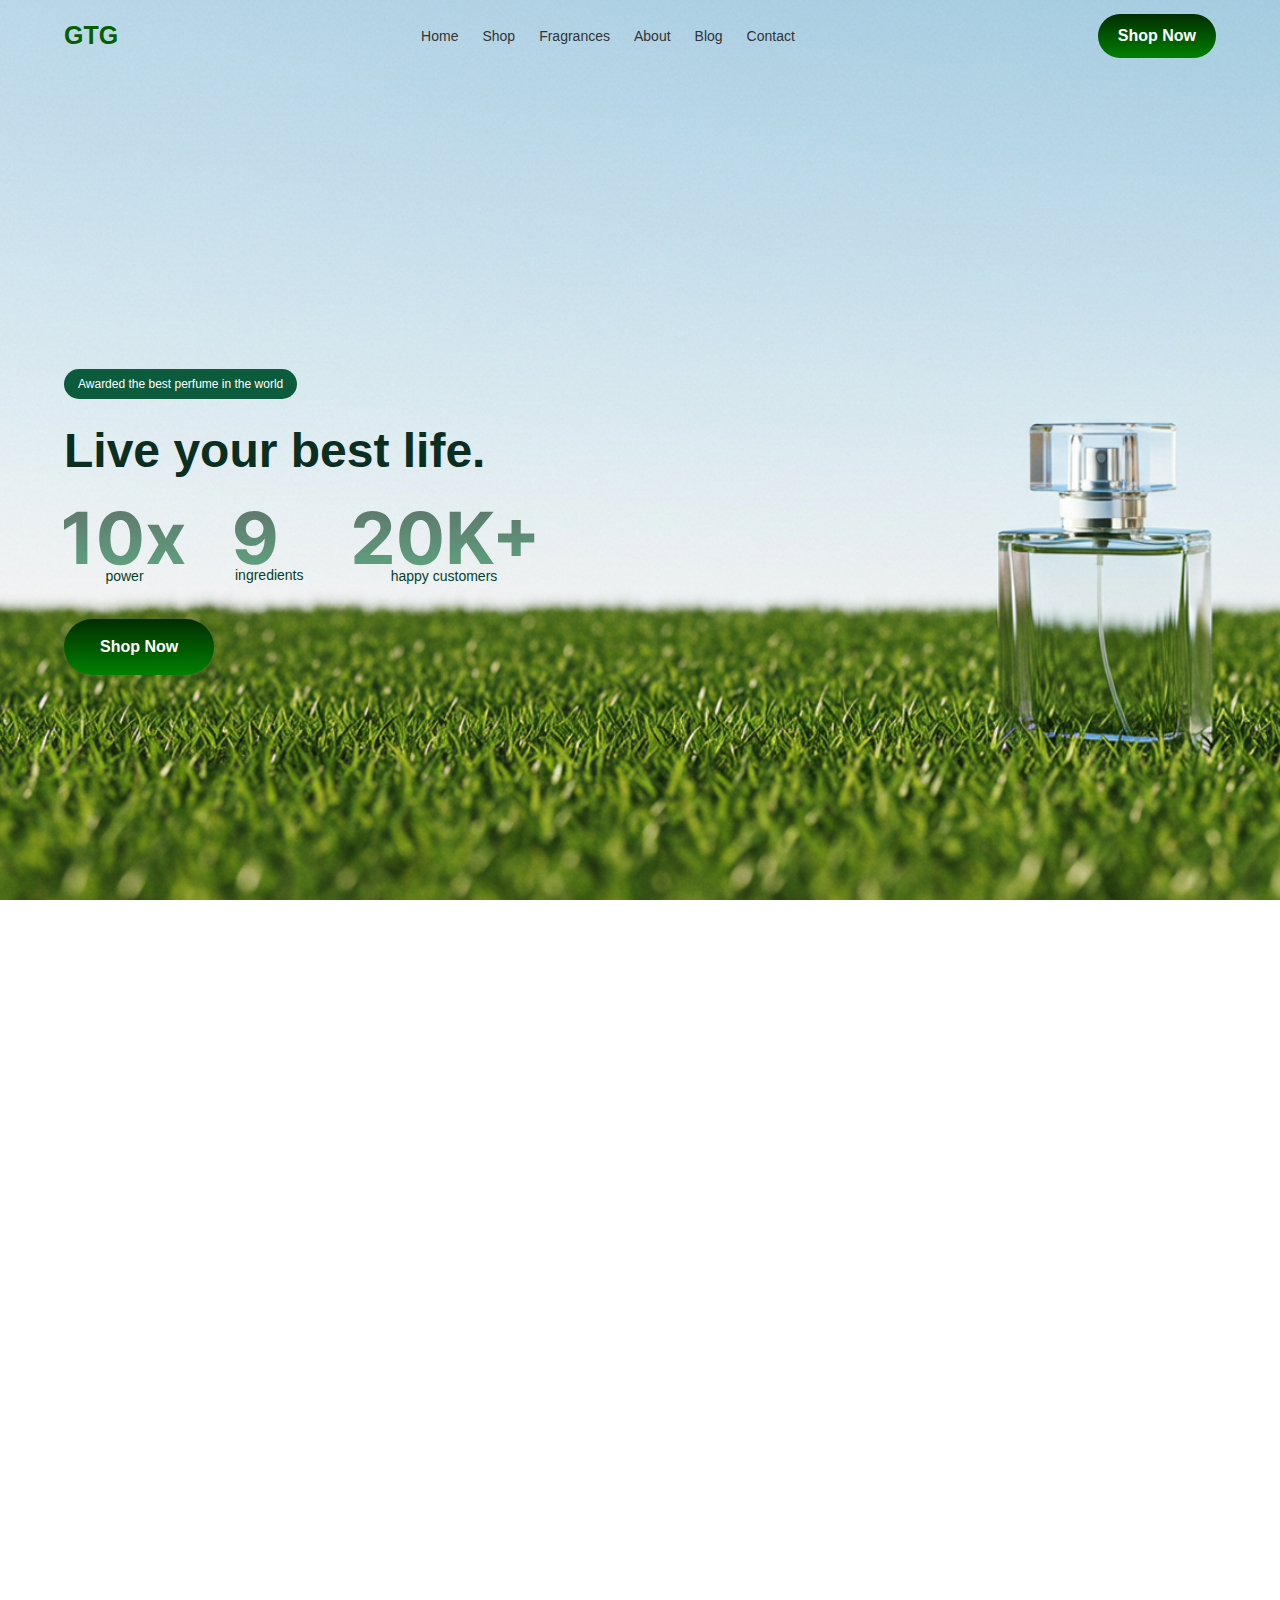
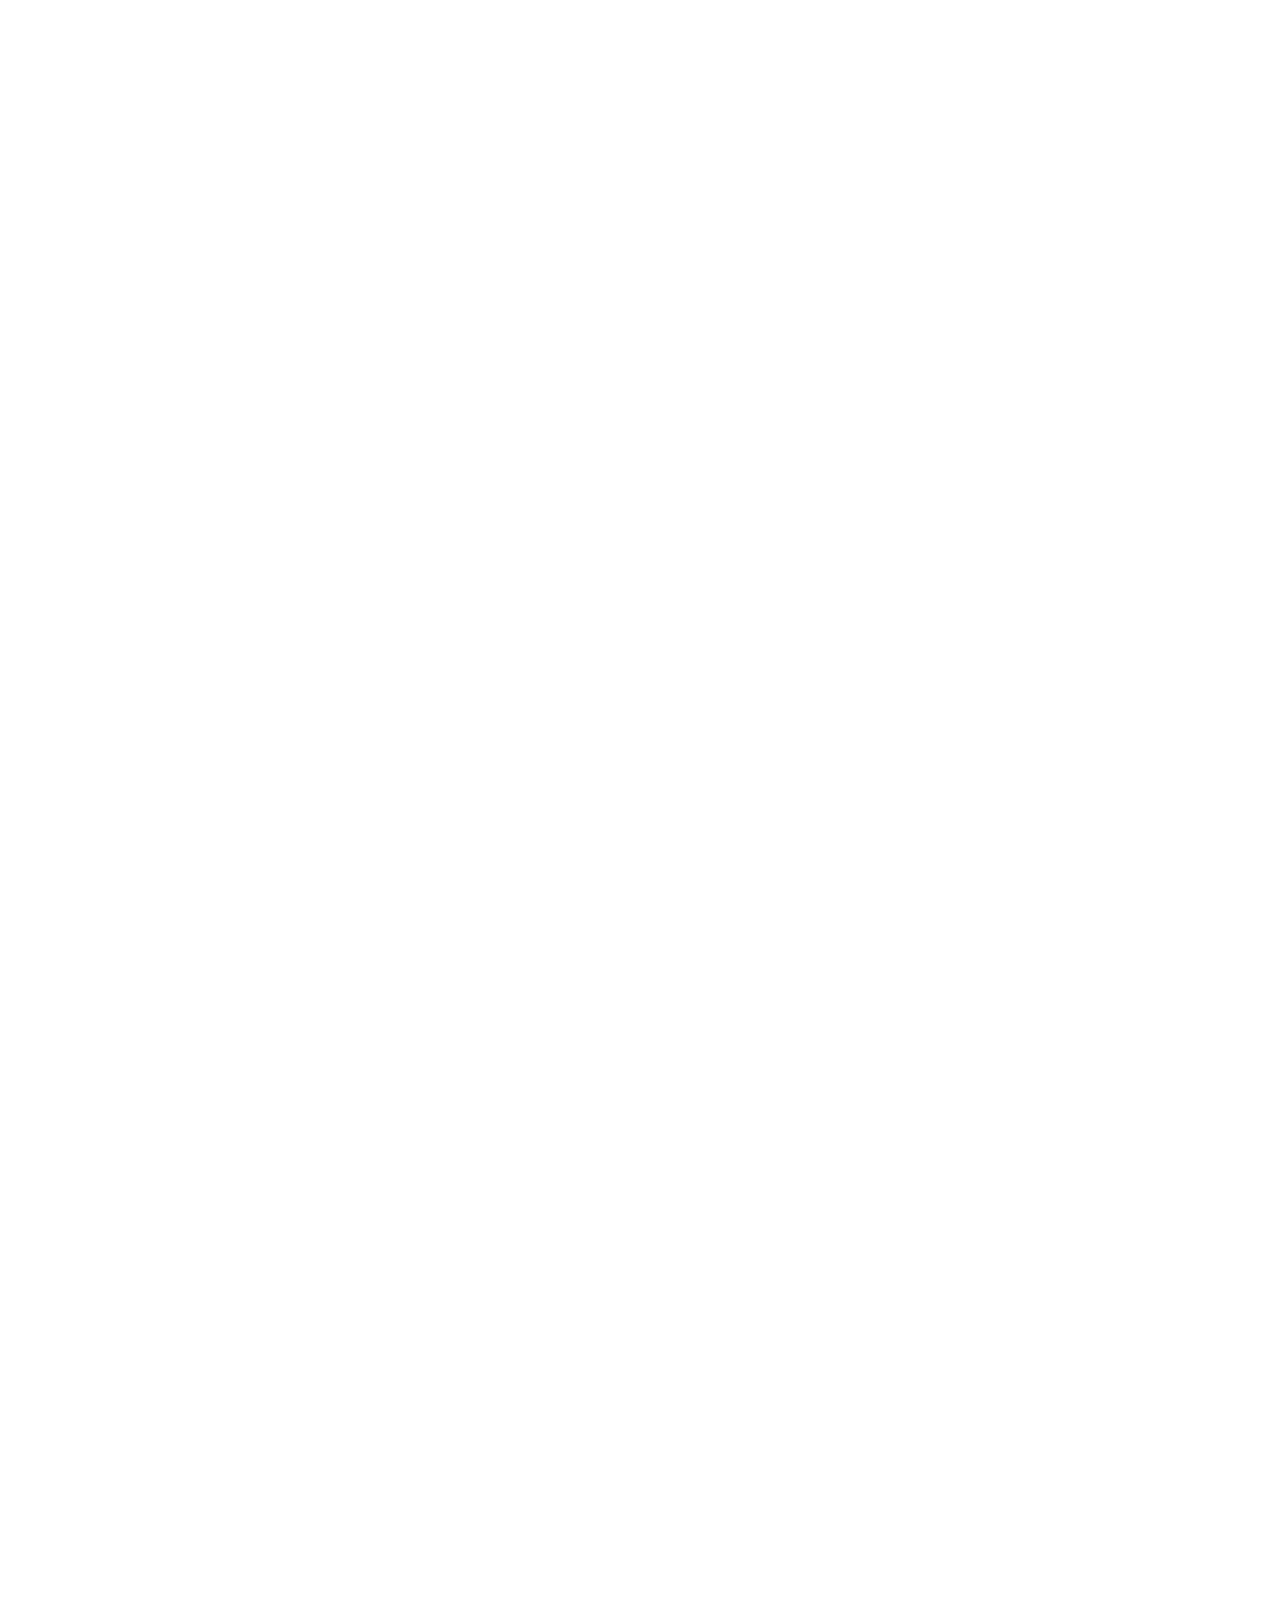
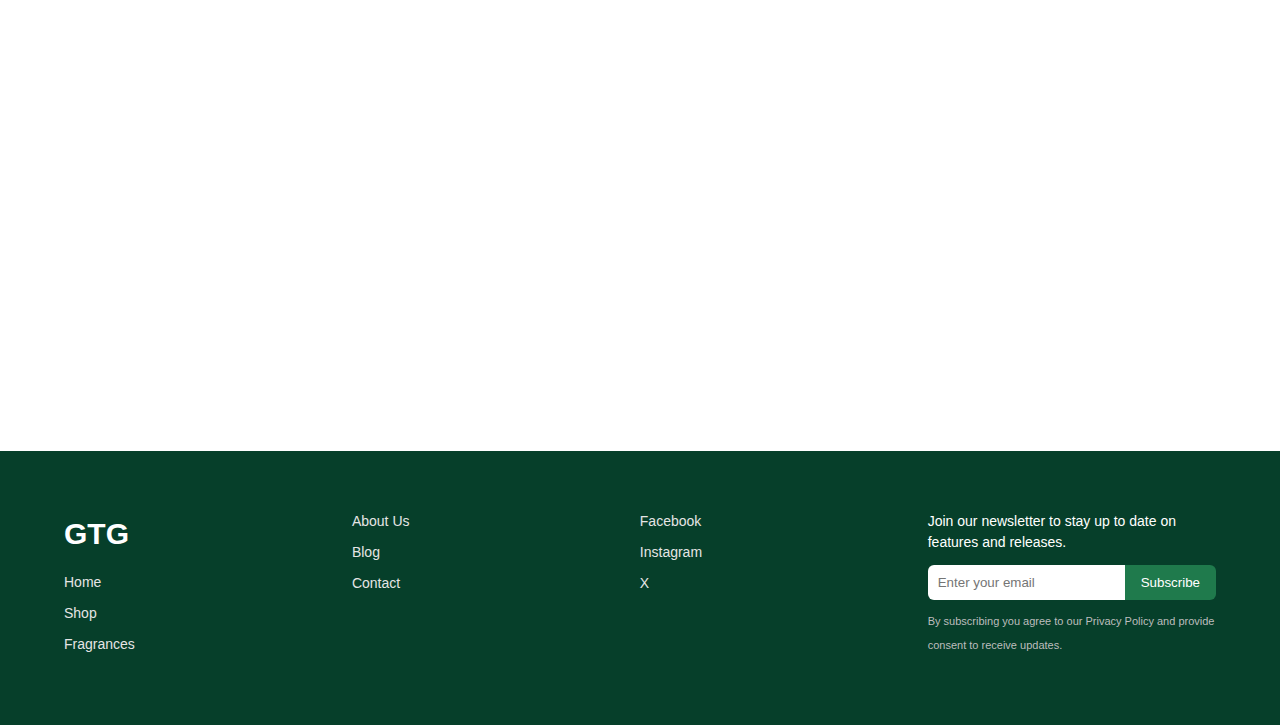
<file: index.html>
<!DOCTYPE html>
<html lang="en">
<head>
  <meta charset="UTF-8" />
  <meta name="viewport" content="width=device-width, initial-scale=1.0" />
  <title>GTG Perfumes</title>

  <!-- CSS -->
  <link rel="stylesheet" href="style.css" />

  
</head>
<body>

  <!-- ================= HEADER ================= -->
  <header class="header">
    <div class="container header-wrapper">
      <div class="logo">GTG</div>

      <nav class="nav" id="navMenu">
        <a href="#">Home</a>
        <a href="#">Shop</a>
        <a href="#">Fragrances</a>
        <a href="#">About</a>
        <a href="#">Blog</a>
        <a href="#">Contact</a>
      </nav>

      <a href="#" class="btn btn-small desktop-only">Shop Now</a>

      <button class="hamburger" id="hamburger">
        <span></span>
        <span></span>
        <span></span>
      </button>
    </div>
  </header>

  <!-- ================= HERO ================= -->
  <section class="hero reveal">
    <div class="container hero-content">
      <div class="hero-text">
        <span class="badge">Awarded the best perfume in the world</span>
        <h1>Live your best life.</h1>

        <div class="hero-stats">
          <div>
            <img src="./Assests/10x.svg" alt="10x">
            <p>power</p>
          </div>
          <div>
            <img src="./Assests/9.svg" alt="9">
            <p>ingredients</p>
          </div>
          <div>
            <img src="./Assests/20K+.svg" alt="20k">
            <p>happy customers</p>
          </div>
        </div>

        <a href="#" class="btn btn-large">Shop Now</a>
      </div>
    </div> 
      
  </section>

  <!-- ================= PRODUCT ================= -->
  <section class="product reveal">
    <div class="container product-grid">

      <!-- Gallery -->
      <div class="gallery">
        <div class="gallery-main">
          <img id="mainImage" src="./Assests/Group 1000004093.png" alt="Perfume">
          <button class="arrow left" data-dir="prev">‹</button>
          <button class="arrow right" data-dir="next">›</button>
        </div>

        <div class="gallery-dots" id="galleryDots"></div>

        <div class="gallery-thumbs">
          <img src="./Assests/Group 1000004093.png" data-index="0">
          <img src="./Assests/Image_fx (14)-Photoroom 1.png" data-index="1">
          <img src="./Assests/pexels-artempodrez-6801177 1.png" data-index="2">
        </div>
      </div>

      <!-- Product Options -->
      <div class="product-info">
        <h2>GTG Perfumes</h2>
        <p class="rating">★★★★★ 4.8 (1,248 reviews)</p>

        <!-- ================= PURCHASE OPTIONS ================= -->
<div class="purchase-options">

  <!-- SINGLE SUBSCRIPTION -->
  <div class="purchase-card active" data-type="single">
    <label class="purchase-header">
      <input type="radio" name="purchase" value="single" checked />
      <span>Single Subscription</span>
      <span class="price">$99.99 <del>$144</del></span>
    </label>

    <div class="purchase-body">
      <h5>Choose a Fragrance</h5>
      <div class="fragrance-grid">
        <label><input type="radio" name="fragrance" value="original" checked><img src="./Assests/Group 1000004093.png"></label>
        <label><input type="radio" name="fragrance" value="lily"><img src="./Assests/Image_fx (14)-Photoroom 1.png"></label>
        <label><input type="radio" name="fragrance" value="rose"><img src="./Assests/Image_fx (14)-Photoroom 2.png"></label>
      </div>

      <h5>What's Included</h5>
      <div class="included-box">
        <div>Every 30 Days</div>
        <div>One Time <strong>(Free)</strong></div>
      </div>

      <ul class="benefits">
        <li>1 Bottle Shipped Monthly</li>
        <li>Free Sampler for All Fragrances</li>
        <li>50% Off Shipping</li>
        <li>Pause or Cancel Anytime</li>
        <li>28 Day Money Back Guarantee</li>
      </ul>
    </div>
  </div>

  <!-- DOUBLE SUBSCRIPTION -->
  <div class="purchase-card" data-type="double">
    <label class="purchase-header">
      <input type="radio" name="purchase" value="double" />
      <span>Double Subscription</span>
      <span class="price">$169.99 <del>$146</del></span>
    </label>

    <div class="purchase-body">
      <h5>Choose Fragrance 1</h5>
      <div class="fragrance-grid">
        <label><input type="radio" name="fragrance1"><img src="./Assests/Group 1000004093.png"></label>
        <label><input type="radio" name="fragrance1"><img src="./Assests/Image_fx (14)-Photoroom 1.png"></label>
        <label><input type="radio" name="fragrance1"><img src="./Assests/Image_fx (14)-Photoroom 2.png"></label>
      </div>

      <h5>Choose Fragrance 2</h5>
      <div class="fragrance-grid">
        <label><input type="radio" name="fragrance2"><img src="./Assests/Group 1000004093.png"></label>
        <label><input type="radio" name="fragrance2"><img src="./Assests/Image_fx (14)-Photoroom 1.png"></label>
        <label><input type="radio" name="fragrance2"><img src="./Assests/Image_fx (14)-Photoroom 2.png"></label>
      </div>

      <h5>What's Included</h5>
      <div class="included-box">
        <div>Every 30 Days</div>
        <div>One Time <strong>(Free)</strong></div>
      </div>

      <ul class="benefits">
        <li>2 Bottles Shipped Monthly</li>
        <li>Free Sampler Included</li>
        <li>50% Off Shipping</li>
        <li>Pause or Cancel Anytime</li>
        <li>28 Day Money Back Guarantee</li>
      </ul>
    </div>
  </div>

</div>


        <a href="#" id="addToCart" class="btn btn-large full-width">
          Add to Cart
        </a>
      </div>
    </div>
  </section>


  <!-- ================= OUR COLLECTION ================= -->
<section class="collection reveal">
  <div class="container collection-grid">

    <!-- Left: Accordion -->
    <div class="collection-left">
      <h2>Our Collection</h2>

      <div class="accordion">

        <div class="accordion-item active">
          <button class="accordion-header">
            Signature Scents
            <span class="icon">−</span>
          </button>
          <div class="accordion-content">
            <p>
              Discover our curated line of signature perfumes,
              designed to become your daily companion.
            </p>
          </div>
        </div>

        <div class="accordion-item">
          <button class="accordion-header">
            Signature Scents
            <span class="icon">+</span>
          </button>
          <div class="accordion-content">
            <p>
              Carefully crafted fragrances using premium ingredients
              for long-lasting impressions.
            </p>
          </div>
        </div>

        <div class="accordion-item">
          <button class="accordion-header">
            Signature Scents
            <span class="icon">+</span>
          </button>
          <div class="accordion-content">
            <p>
              Balanced blends that suit every occasion,
              from casual days to special evenings.
            </p>
          </div>
        </div>

        <div class="accordion-item">
          <button class="accordion-header">
            Signature Scents
            <span class="icon">+</span>
          </button>
          <div class="accordion-content">
            <p>
              Designed for skin compatibility and
              consistent fragrance harmony.
            </p>
          </div>
        </div>

      </div>
    </div>

    <!-- Right: Image -->
    <div class="collection-right">
      <img src="./Assests/pexels-cottonbro-4659793 1.png" alt="Perfume lifestyle">
    </div>

  </div>
</section>




  <!-- ================= COUNTERS ================= -->
  <section class="stats reveal" id="statsSection">
    <div class="container stats-grid">
      <div><span data-count="84">0</span>%</div>
      <div><span data-count="78">0</span>%</div>
      <div><span data-count="89">0</span>%</div>
      <div><span data-count="90">0</span>%</div>
    </div>
  </section>


  <!-- ================= COMPARISON ================= -->
<section class="comparison reveal">
  <div class="container">

    <p class="comparison-divider">---</p>
    <h2 class="comparison-title">Why GTG is the #1 Choice</h2>

    <div class="table-wrapper">
      <table class="comparison-table">
        <thead>
          <tr>
            <th>Qualities</th>
            <th class="highlight">
              <img src="./Assests/pexels-artempodrez-6801177 1.png" alt="GTG">
              <span>GTG</span>
            </th>
            <th>
              <img src="./Assests/pexels-pixabay-264870 1.png" alt="Rose">
              <span>Rose</span>
            </th>
            <th>
              <img src="./Assests/pexels-rethaferguson-3059609 2.png" alt="Bella">
              <span>Bella</span>
            </th>
            <th>
              <img src="./Assests/pexels-valeriya-1961782 1.png" alt="Daisies">
              <span>Daisies</span>
            </th>
          </tr>
        </thead>

        <tbody>
          <tr>
            <td>Potency Concentration</td>
            <td class="highlight">10x</td>
            <td>1x</td>
            <td>1x</td>
            <td>10x</td>
          </tr>

          <tr>
            <td>Longevity</td>
            <td class="highlight">✔</td>
            <td>✔</td>
            <td>✕</td>
            <td>✔</td>
          </tr>

          <tr>
            <td>Sillage</td>
            <td class="highlight">✔</td>
            <td>✕</td>
            <td>✕</td>
            <td>✕</td>
          </tr>

          <tr>
            <td>Bottle Design Score</td>
            <td class="highlight">9</td>
            <td>5</td>
            <td>6</td>
            <td>2</td>
          </tr>

          <tr>
            <td>Blend and Harmony</td>
            <td class="highlight">✔</td>
            <td>✕</td>
            <td>✕</td>
            <td>✕</td>
          </tr>

          <tr>
            <td>Skin Compatibility</td>
            <td class="highlight">✔</td>
            <td>✕</td>
            <td>✕</td>
            <td>✕</td>
          </tr>

          <tr>
            <td>Scent Profile</td>
            <td class="highlight">✔</td>
            <td>✔</td>
            <td>✕</td>
            <td>✕</td>
          </tr>

          <tr>
            <td>Price vs. Quality</td>
            <td class="highlight">✔</td>
            <td>✔</td>
            <td>✕</td>
            <td>✔</td>
          </tr>
        </tbody>
      </table>
    </div>

    <a href="#" class="btn btn-large comparison-cta">Try It Risk-Free</a>

  </div>
</section>


  <!-- ================= FOOTER ================= -->
<footer class="footer">
  <div class="container footer-grid">

    <!-- Brand -->
    <div>
      <h3 class="footer-logo">GTG</h3>
      <nav class="footer-links">
        <a href="#">Home</a>
        <a href="#">Shop</a>
        <a href="#">Fragrances</a>
      </nav>
    </div>

    <!-- Company -->
    <div>
      <nav class="footer-links">
        <a href="#">About Us</a>
        <a href="#">Blog</a>
        <a href="#">Contact</a>
      </nav>
    </div>

    <!-- Social -->
    <div>
      <nav class="footer-social">
        <a href="#">Facebook</a>
        <a href="#">Instagram</a>
        <a href="#">X</a>
      </nav>
    </div>

    <!-- Newsletter -->
    <div class="footer-newsletter">
      <p>Join our newsletter to stay up to date on features and releases.</p>
      <form>
        <input type="email" placeholder="Enter your email" required>
        <button type="submit">Subscribe</button>
      </form>
      <small>
        By subscribing you agree to our Privacy Policy and provide consent to receive updates.
      </small>
    </div>

  </div>
</footer>



  <script defer src="script.js"></script>
</body>
</html>
</file>
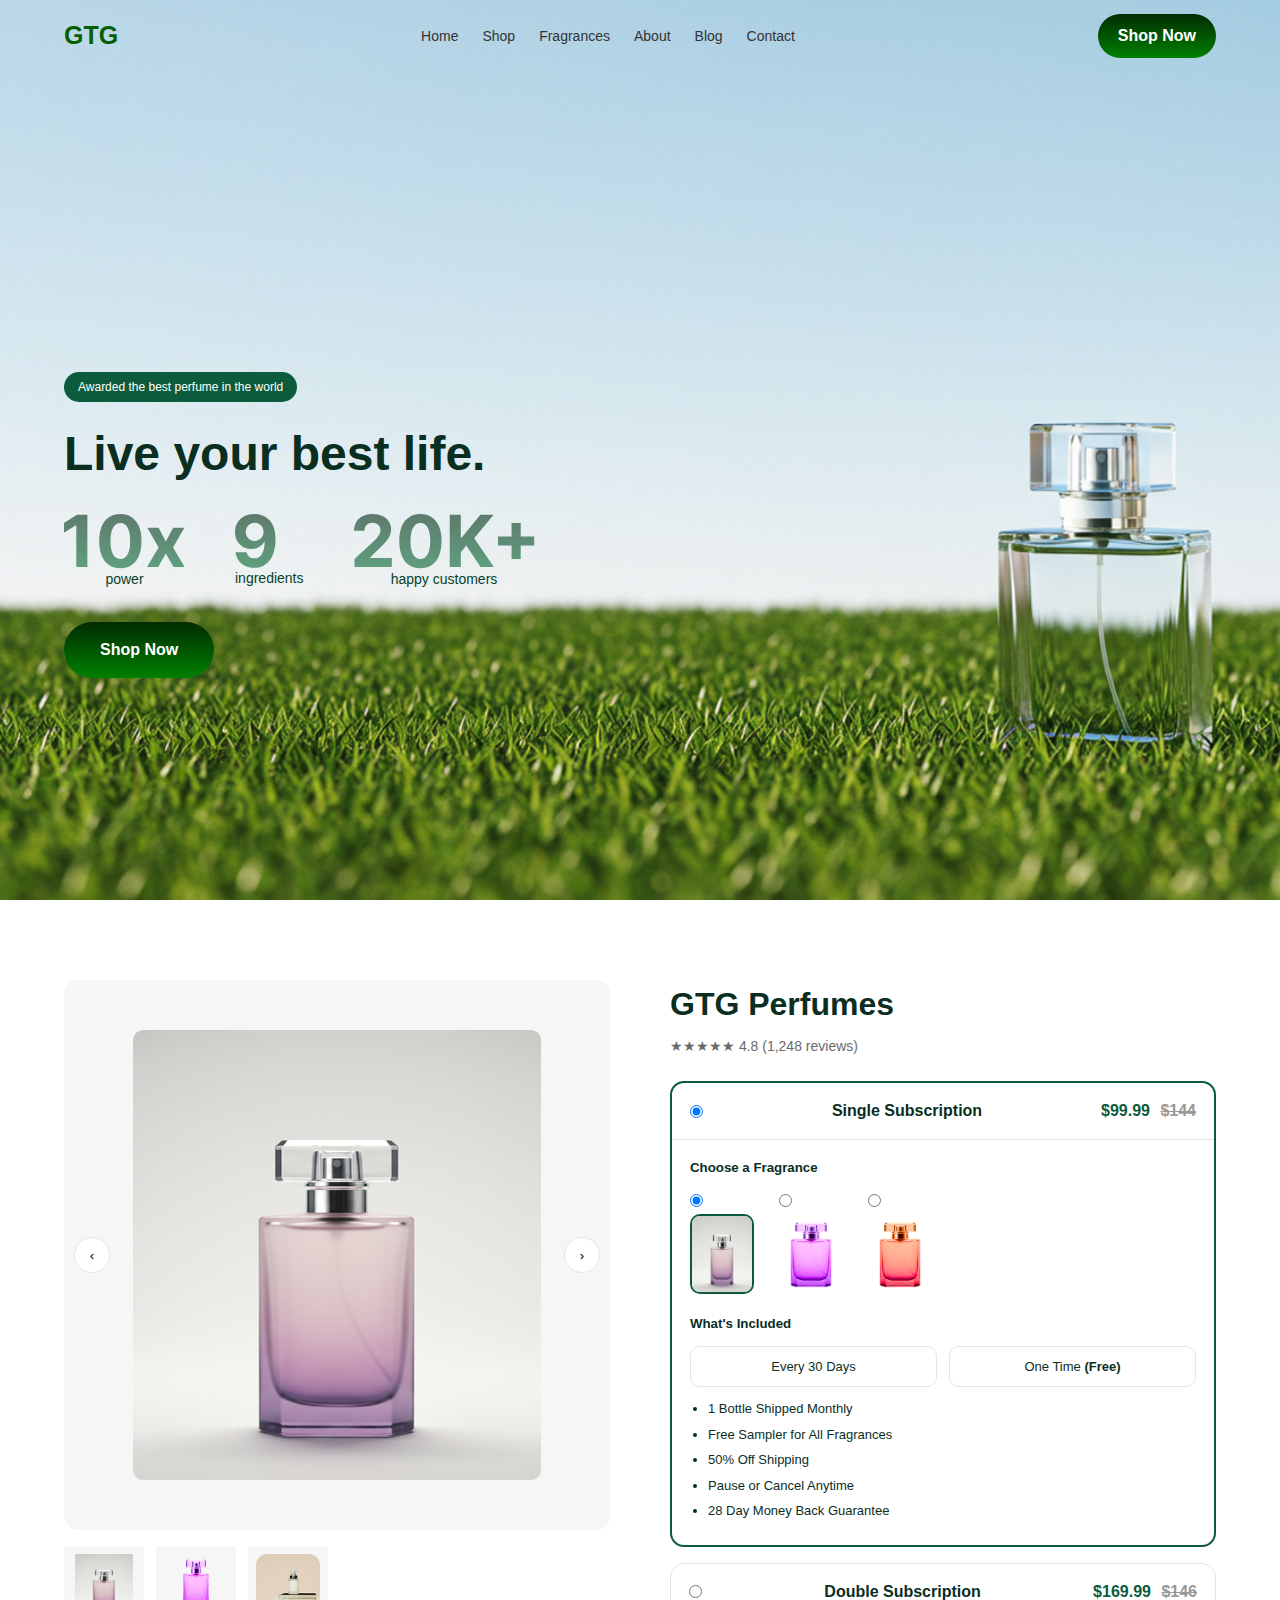
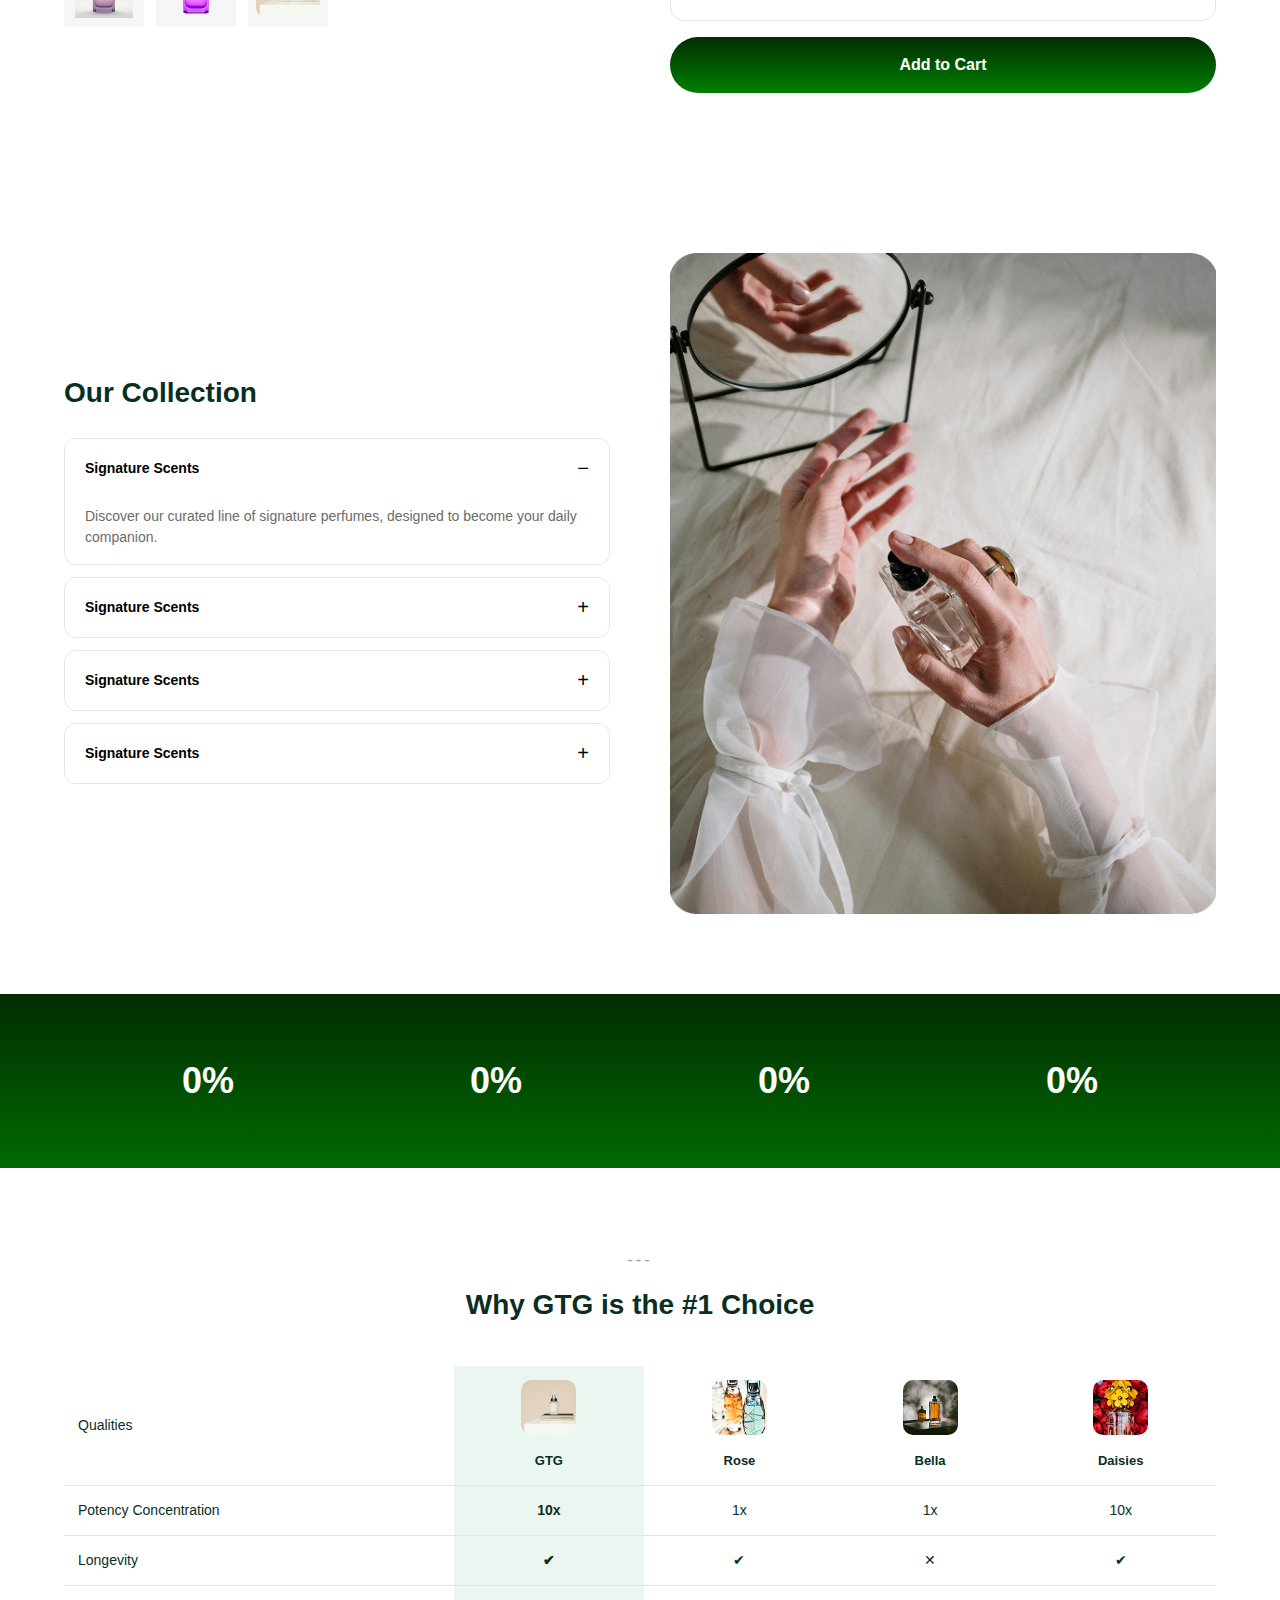
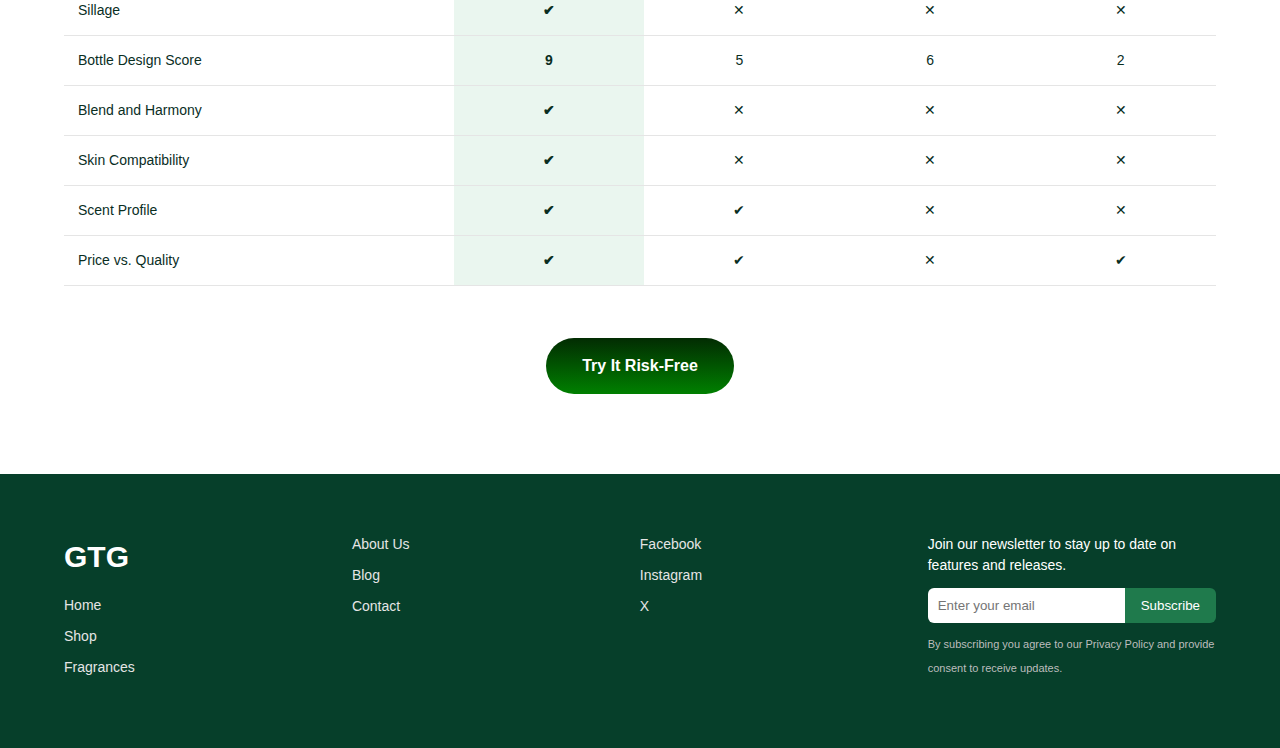
<file: file.html>
<!DOCTYPE html>
<html lang="en">
<head>
  <meta charset="UTF-8" />
  <meta name="viewport" content="width=device-width, initial-scale=1.0" />
  <title>GTG Perfumes</title>

  <!-- CSS -->
  <link rel="stylesheet" href="file.css" />

  
</head>
<body>

  <!-- ================= HEADER ================= -->
  <header class="header">
    <div class="container header-wrapper">
      <div class="logo">GTG</div>

      <nav class="nav" id="navMenu">
        <a href="#">Home</a>
        <a href="#">Shop</a>
        <a href="">Fragrances</a>
        <a href="">About</a>
        <a href="#">Blog</a>
        <a href="#">Contact</a>
      </nav>

      <a href="#" class="btn btn-small desktop-only">Shop Now</a>

      <button class="hamburger" id="hamburger">
        <span></span>
        <span></span>
        <span></span>
      </button>
    </div>
  </header>

  <!-- ================= HERO ================= -->
  <section class="hero">
    <div class="container hero-content">
      <div class="hero-text">
        <span class="badge">Awarded the best perfume in the world</span>
        <h1>Live your best life.</h1>

        <div class="hero-stats">
          <div>
            <img src="./Assests/10x.svg" alt="10x">
            <p>power</p>
          </div>
          <div>
            <img src="./Assests/9.svg" alt="9">
            <p>ingredients</p>
          </div>
          <div>
            <img src="./Assests/20K+.svg" alt="20k">
            <p>happy customers</p>
          </div>
        </div>

        <a href="#" class="btn btn-large">Shop Now</a>
      </div>

      
  </section>

  <!-- ================= PRODUCT ================= -->
  <section class="product">
    <div class="container product-grid">

      <!-- Gallery -->
      <div class="gallery">
        <div class="gallery-main">
          <img id="mainImage" src="./Assests/Group 1000004093.png" alt="Perfume">
          <button class="arrow left" data-dir="prev">‹</button>
          <button class="arrow right" data-dir="next">›</button>
        </div>

        <div class="gallery-dots" id="galleryDots"></div>

        <div class="gallery-thumbs">
          <img src="./Assests/Group 1000004093.png" data-index="0">
          <img src="./Assests/Image_fx (14)-Photoroom 1.png" data-index="1">
          <img src="./Assests/pexels-artempodrez-6801177 1.png" data-index="2">
        </div>
      </div>

      <!-- Product Options -->
      <div class="product-info">
        <h2>GTG Perfumes</h2>
        <p class="rating">★★★★★ 4.8 (1,248 reviews)</p>

        <!-- ================= PURCHASE OPTIONS ================= -->
<div class="purchase-options">

  <!-- SINGLE SUBSCRIPTION -->
  <div class="purchase-card active" data-type="single">
    <label class="purchase-header">
      <input type="radio" name="purchase" value="single" checked />
      <span>Single Subscription</span>
      <span class="price">$99.99 <del>$144</del></span>
    </label>

    <div class="purchase-body">
      <h5>Choose a Fragrance</h5>
      <div class="fragrance-grid">
        <label><input type="radio" name="fragrance" value="original" checked><img src="./Assests/Group 1000004093.png"></label>
        <label><input type="radio" name="fragrance" value="lily"><img src="./Assests/Image_fx (14)-Photoroom 1.png"></label>
        <label><input type="radio" name="fragrance" value="rose"><img src="./Assests/Image_fx (14)-Photoroom 2.png"></label>
      </div>

      <h5>What's Included</h5>
      <div class="included-box">
        <div>Every 30 Days</div>
        <div>One Time <strong>(Free)</strong></div>
      </div>

      <ul class="benefits">
        <li>1 Bottle Shipped Monthly</li>
        <li>Free Sampler for All Fragrances</li>
        <li>50% Off Shipping</li>
        <li>Pause or Cancel Anytime</li>
        <li>28 Day Money Back Guarantee</li>
      </ul>
    </div>
  </div>

  <!-- DOUBLE SUBSCRIPTION -->
  <div class="purchase-card" data-type="double">
    <label class="purchase-header">
      <input type="radio" name="purchase" value="double" />
      <span>Double Subscription</span>
      <span class="price">$169.99 <del>$146</del></span>
    </label>

    <div class="purchase-body">
      <h5>Choose Fragrance 1</h5>
      <div class="fragrance-grid">
        <label><input type="radio" name="fragrance1"><img src="./Assests/Group 1000004093.png"></label>
        <label><input type="radio" name="fragrance1"><img src="./Assests/Image_fx (14)-Photoroom 1.png"></label>
        <label><input type="radio" name="fragrance1"><img src="./Assests/Image_fx (14)-Photoroom 2.png"></label>
      </div>

      <h5>Choose Fragrance 2</h5>
      <div class="fragrance-grid">
        <label><input type="radio" name="fragrance2"><img src="./Assests/Group 1000004093.png"></label>
        <label><input type="radio" name="fragrance2"><img src="./Assests/Image_fx (14)-Photoroom 1.png"></label>
        <label><input type="radio" name="fragrance2"><img src="./Assests/Image_fx (14)-Photoroom 2.png"></label>
      </div>

      <h5>What's Included</h5>
      <div class="included-box">
        <div>Every 30 Days</div>
        <div>One Time <strong>(Free)</strong></div>
      </div>

      <ul class="benefits">
        <li>2 Bottles Shipped Monthly</li>
        <li>Free Sampler Included</li>
        <li>50% Off Shipping</li>
        <li>Pause or Cancel Anytime</li>
        <li>28 Day Money Back Guarantee</li>
      </ul>
    </div>
  </div>

</div>


        <a href="#" id="addToCart" class="btn btn-large full-width">
          Add to Cart
        </a>
      </div>
    </div>
  </section>


  <!-- ================= OUR COLLECTION ================= -->
<section class="collection">
  <div class="container collection-grid">

    <!-- Left: Accordion -->
    <div class="collection-left">
      <h2>Our Collection</h2>

      <div class="accordion">

        <div class="accordion-item active">
          <button class="accordion-header">
            Signature Scents
            <span class="icon">−</span>
          </button>
          <div class="accordion-content">
            <p>
              Discover our curated line of signature perfumes,
              designed to become your daily companion.
            </p>
          </div>
        </div>

        <div class="accordion-item">
          <button class="accordion-header">
            Signature Scents
            <span class="icon">+</span>
          </button>
          <div class="accordion-content">
            <p>
              Carefully crafted fragrances using premium ingredients
              for long-lasting impressions.
            </p>
          </div>
        </div>

        <div class="accordion-item">
          <button class="accordion-header">
            Signature Scents
            <span class="icon">+</span>
          </button>
          <div class="accordion-content">
            <p>
              Balanced blends that suit every occasion,
              from casual days to special evenings.
            </p>
          </div>
        </div>

        <div class="accordion-item">
          <button class="accordion-header">
            Signature Scents
            <span class="icon">+</span>
          </button>
          <div class="accordion-content">
            <p>
              Designed for skin compatibility and
              consistent fragrance harmony.
            </p>
          </div>
        </div>

      </div>
    </div>

    <!-- Right: Image -->
    <div class="collection-right">
      <img src="./Assests/pexels-cottonbro-4659793 1.png" alt="Perfume lifestyle">
    </div>

  </div>
</section>




  <!-- ================= COUNTERS ================= -->
  <section class="stats" id="statsSection">
    <div class="container stats-grid">
      <div><span data-count="84">0</span>%</div>
      <div><span data-count="78">0</span>%</div>
      <div><span data-count="89">0</span>%</div>
      <div><span data-count="90">0</span>%</div>
    </div>
  </section>


  <!-- ================= COMPARISON ================= -->
<section class="comparison">
  <div class="container">

    <p class="comparison-divider">---</p>
    <h2 class="comparison-title">Why GTG is the #1 Choice</h2>

    <div class="table-wrapper">
      <table class="comparison-table">
        <thead>
          <tr>
            <th>Qualities</th>
            <th class="highlight">
              <img src="./Assests/pexels-artempodrez-6801177 1.png" alt="GTG">
              <span>GTG</span>
            </th>
            <th>
              <img src="./Assests/pexels-pixabay-264870 1.png" alt="Rose">
              <span>Rose</span>
            </th>
            <th>
              <img src="./Assests/pexels-rethaferguson-3059609 2.png" alt="Bella">
              <span>Bella</span>
            </th>
            <th>
              <img src="./Assests/pexels-valeriya-1961782 1.png" alt="Daisies">
              <span>Daisies</span>
            </th>
          </tr>
        </thead>

        <tbody>
          <tr>
            <td>Potency Concentration</td>
            <td class="highlight">10x</td>
            <td>1x</td>
            <td>1x</td>
            <td>10x</td>
          </tr>

          <tr>
            <td>Longevity</td>
            <td class="highlight">✔</td>
            <td>✔</td>
            <td>✕</td>
            <td>✔</td>
          </tr>

          <tr>
            <td>Sillage</td>
            <td class="highlight">✔</td>
            <td>✕</td>
            <td>✕</td>
            <td>✕</td>
          </tr>

          <tr>
            <td>Bottle Design Score</td>
            <td class="highlight">9</td>
            <td>5</td>
            <td>6</td>
            <td>2</td>
          </tr>

          <tr>
            <td>Blend and Harmony</td>
            <td class="highlight">✔</td>
            <td>✕</td>
            <td>✕</td>
            <td>✕</td>
          </tr>

          <tr>
            <td>Skin Compatibility</td>
            <td class="highlight">✔</td>
            <td>✕</td>
            <td>✕</td>
            <td>✕</td>
          </tr>

          <tr>
            <td>Scent Profile</td>
            <td class="highlight">✔</td>
            <td>✔</td>
            <td>✕</td>
            <td>✕</td>
          </tr>

          <tr>
            <td>Price vs. Quality</td>
            <td class="highlight">✔</td>
            <td>✔</td>
            <td>✕</td>
            <td>✔</td>
          </tr>
        </tbody>
      </table>
    </div>

    <a href="#" class="btn btn-large comparison-cta">Try It Risk-Free</a>

  </div>
</section>


  <!-- ================= FOOTER ================= -->
<footer class="footer">
  <div class="container footer-grid">

    <!-- Brand -->
    <div>
      <h3 class="footer-logo">GTG</h3>
      <nav class="footer-links">
        <a href="#">Home</a>
        <a href="#">Shop</a>
        <a href="#">Fragrances</a>
      </nav>
    </div>

    <!-- Company -->
    <div>
      <nav class="footer-links">
        <a href="#">About Us</a>
        <a href="#">Blog</a>
        <a href="#">Contact</a>
      </nav>
    </div>

    <!-- Social -->
    <div>
      <nav class="footer-social">
        <a href="#">Facebook</a>
        <a href="#">Instagram</a>
        <a href="#">X</a>
      </nav>
    </div>

    <!-- Newsletter -->
    <div class="footer-newsletter">
      <p>Join our newsletter to stay up to date on features and releases.</p>
      <form>
        <input type="email" placeholder="Enter your email" required>
        <button type="submit">Subscribe</button>
      </form>
      <small>
        By subscribing you agree to our Privacy Policy and provide consent to receive updates.
      </small>
    </div>

  </div>
</footer>



  <script defer src="file.js"></script>
</body>
</html>
</file>
<file: style.css>
/* ================= RESET ================= */
*,
*::before,
*::after {
  margin: 0;
  padding: 0;
  box-sizing: border-box;
}

img {
  max-width: 100%;
  display: block;
}

a {
  text-decoration: none;
  color: inherit;
}

body {
  font-family: Arial, Helvetica, sans-serif;
  line-height: 1.5;
  color: #0a2e1f;
  background: #ffffff;
}

/* ================= VARIABLES ================= */
:root {
  --green-dark: #063f2a;
  --green: #0c5b3c;
  --green-light: #e6f2ec;
  --text-muted: #6b6b6b;
  --border: #e5e5e5;
  --radius: 14px;
  --transition: 0.3s ease;
}



/* ================= Global ================= */
.container {
  width: 90%;
  max-width: 1200px;
  margin: auto;
}

.btn {
  display: inline-block;
  background:linear-gradient(rgb(2, 44, 2), green);
  color: #fff;
  padding: 14px 28px;
  border-radius: 999px;
  font-weight: 600;
  transition: var(--transition);
  text-align: center;
}

.btn:hover {
  background: var(--green-dark);
}

.btn-small {
  padding: 10px 20px;
}

.btn-large {
  padding: 16px 36px;
}

.full-width {
  width: 100%;
}

.desktop-only {
  display: inline-block;
}

/* ================= BUTTON ANIMATIONS ================= */
.btn {
  position: relative;
  overflow: hidden;
  transition: 
    transform 0.25s ease,
    box-shadow 0.25s ease,
    background 0.3s ease;
}

.btn::after {
  content: "";
  position: absolute;
  inset: 0;
  background: rgba(255, 255, 255, 0.15);
  opacity: 0;
  transition: opacity 0.3s ease;
}

.btn:hover {
  transform: translateY(-3px);
  box-shadow: 0 12px 25px rgba(0, 0, 0, 0.18);
}

.btn:hover::after {
  opacity: 1;
}

.btn:active {
  transform: translateY(0);
  box-shadow: 0 6px 14px rgba(0, 0, 0, 0.2);
}



/* ================= PRODUCT IMAGE ANIMATION ================= */
.gallery-main img {
  animation: imageFade 0.35s ease;
}

@keyframes imageFade {
  from {
    opacity: 0;
    transform: scale(0.96);
  }
  to {
    opacity: 1;
    transform: scale(1);
  }
}



/* ================= SCROLL ANIMATIONS ================= */
.reveal {
  opacity: 0;
  transform: translateY(40px);
  transition: opacity 0.6s ease, transform 0.6s ease;
}

.reveal.active {
  opacity: 1;
  transform: translateY(0);
}




/* ================= Header + Hamburger ================= */
.header {
  background: transparent;
  position: absolute;
  width: 100%;
  top: 0;
  left: 0;
  z-index: 10;
  border-bottom: none;
}

.header-wrapper {
  display: flex;
  align-items: center;
  justify-content: space-between;
  height: 72px;
}

.logo {
  font-weight: 700;
  font-size: 25px;
  color: rgb(4, 95, 4);
  font-weight: bold;
}

.nav {
  display: flex;
  gap: 24px;
}

.nav a {
  font-size: 14px;
  color: #333;
}

.hamburger {
  display: none;
  flex-direction: column;
  gap: 5px;
  background: none;
  border: none;
  cursor: pointer;
}

.hamburger span {
  width: 24px;
  height: 2px;
  background: #333;
}


/* ================= Hero Section ================= */
.hero {
  height: 100vh;
  background-image: url("./Assests/Image_fx (12) 1.png");
  background-repeat: no-repeat;
  background-size: cover;
  background-position: center;
  display: flex;
  align-items: center;
}


.hero-text{
    padding-top: 150px;
}

.badge {
  display: inline-block;
  background: var(--green);
  padding: 6px 14px;
  border-radius: 999px;
  font-size: 12px;
  margin-bottom: 16px;
  color: white;
}

.hero h1 {
  font-size: 48px;
  margin-bottom: 24px;
}

.hero-stats {
  display: flex;
  gap: 50px;
  margin-bottom: 32px;
  color: var(--green-dark);
}

.hero-stats div {
  text-align: center;
  font-size: 14px;
}



@media (max-width: 768px) {
  .hero {
    background-position: right center;
  }

  .hero h1 {
    font-size: 36px;
  }

  .hero-stats {
    gap: 24px;
  }
}




/* ================= Product Section + Gallery ================= */
.product {
  padding: 80px 0;
}

.product-grid {
  display: grid;
  grid-template-columns: 1fr 1fr;
  gap: 60px;
}

.gallery-main {
  position: relative;
  background: #f6f6f6;
  border-radius: var(--radius);
  height: 550px; 
  display: flex;
  align-items: center;
  justify-content: center;
  overflow: hidden;
}
.gallery-main img {
  height: 50vh;
  max-width: 100%;
  max-height: 100%;
  object-fit: contain;
}

.arrow {
  position: absolute;
  top: 50%;
  transform: translateY(-50%);
  background: #fff;
  border: 1px solid var(--border);
  width: 36px;
  height: 36px;
  border-radius: 50%;
  cursor: pointer;
}

.arrow.left {
  left: 10px;
}

.arrow.right {
  right: 10px;
}

.gallery-thumbs {
  display: flex;
  gap: 12px;
  margin-top: 16px;
}

.gallery-thumbs img {
   width: 80px;
  height: 80px;
  object-fit: contain;
  background: #f6f6f6;
  padding: 8px;
}

.gallery-thumbs img.active {
  border-color: var(--green);
}

@media (max-width: 768px) {
  .gallery-main {
    height: 380px;
  }

  .gallery-main img {
    max-width: 90%;
  }
}




/* ================= Product Options + Expandable Subscriptions ================= */
.product-info h2 {
  font-size: 32px;
  margin-bottom: 8px;
}

.rating {
  font-size: 14px;
  color: var(--green);
  margin-bottom: 24px;
}

.option-group {
  margin-bottom: 24px;
}

.option-group h4 {
  font-size: 14px;
  margin-bottom: 12px;
}

.option-group label {
  display: block;
  margin-bottom: 10px;
  cursor: pointer;
}

.subscription {
  border: 1px solid var(--border);
  border-radius: var(--radius);
  padding: 16px;
  margin-bottom: 12px;
  display: none;
}

.subscription.active {
  display: block;
  border-color: var(--green);
}


/* ================= PURCHASE CARDS ================= */
.purchase-options {
  margin-top: 24px;
}

.purchase-card {
  border: 1px solid var(--border);
  border-radius: 14px;
  margin-bottom: 16px;
  overflow: hidden;
  transition: var(--transition);
}

.purchase-header {
  display: flex;
  align-items: center;
  justify-content: space-between;
  padding: 16px 18px;
  cursor: pointer;
  font-weight: 600;
}

.purchase-header input {
  margin-right: 10px;
}

.purchase-header .price {
  color: var(--green);
  font-weight: 700;
}

.purchase-header del {
  color: #999;
  margin-left: 6px;
}

.purchase-body {
  margin-left: 20px;
  max-height: 0;
  overflow: hidden;
  opacity: 0;
  transition: 
    max-height 0.4s ease,
    opacity 0.3s ease;
}

.purchase-card.active {
  border: 2px solid var(--green);
}

.purchase-card.active .purchase-body {
  max-height: 1200px;
  opacity: 1;
}

.fragrance-grid {
  display: flex;
  gap: 25px;
  margin: 12px 0 20px;
}

.fragrance-grid img {
  width: 64px;
  border-radius: 10px;
  border: 2px solid transparent;
  cursor: pointer;
  height: 80px;
}

.fragrance-grid input:checked + img {
  border-color: var(--green);
}

.included-box {
  display: flex;
  gap: 12px;
  margin: 12px 0;
}

.included-box div {
  flex: 1;
  border: 1px solid var(--border);
  border-radius: 10px;
  padding: 10px;
  font-size: 13px;
  text-align: center;
}

.benefits {
  margin-top: 12px;
  padding-left: 18px;
  font-size: 13px;
}

.benefits li {
  margin-bottom: 6px;
}





/* ================= OUR COLLECTION ================= */
.collection {
  padding: 80px 0;
}

.collection-grid {
  display: grid;
  grid-template-columns: 1fr 1fr;
  gap: 60px;
  align-items: center;
}

.collection-left h2 {
  font-size: 28px;
  margin-bottom: 24px;
}

.accordion-item {
  border: 1px solid var(--border);
  border-radius: 12px;
  margin-bottom: 12px;
  overflow: hidden;
  transition: var(--transition);
}

.accordion-header {
  width: 100%;
  background: #fff;
  border: none;
  padding: 18px 20px;
  font-size: 14px;
  font-weight: 600;
  display: flex;
  justify-content: space-between;
  align-items: center;
  cursor: pointer;
}

.accordion-header .icon {
  font-size: 20px;
  font-weight: 400;
}

.accordion-content {
  max-height: 0;
  overflow: hidden;
  padding: 0 20px;
  transition: max-height 0.3s ease, padding 0.3s ease;
}

.accordion-content p {
  font-size: 14px;
  color: var(--text-muted);
  padding-bottom: 16px;
}

.accordion-item.active .accordion-content {
  max-height: 200px;
  padding-top: 8px;
}

.collection-right img {
  width: 100%;
  border-radius: 16px;
  height: 100%;
}

/* Responsive */
@media (max-width: 900px) {
  .collection-grid {
    grid-template-columns: 1fr;
  }

  .collection-right {
    order: -1;
  }
}



/* ================= Percentage Counter Section ================= */
.stats {
  background:linear-gradient(rgb(2, 44, 2), rgb(1, 106, 1)) ;
  color: #fff;
  padding: 60px 0;
}

.stats-grid {
  display: grid;
  grid-template-columns: repeat(4, 1fr);
  text-align: center;
  font-size: 36px;
  font-weight: 700;
}



/* ================= COMPARISON ================= */
.comparison {
  padding: 80px 0;
  text-align: center;
}

.comparison-divider {
  letter-spacing: 3px;
  color: #999;
  margin-bottom: 12px;
}

.comparison-title {
  font-size: 28px;
  margin-bottom: 40px;
}

.table-wrapper {
  overflow-x: auto;
}

.comparison-table {
  width: 100%;
  border-collapse: collapse;
  margin-bottom: 40px;
}

.comparison-table th,
.comparison-table td {
  padding: 14px;
  border-bottom: 1px solid var(--border);
  font-size: 14px;
}

.comparison-table thead th {
  font-weight: 600;
  background: #fff;
}

.comparison-table th img {
  width: 55px;
  height: 55px;
  object-fit: cover;
  border-radius: 10px;
  margin-bottom: 6px;
  display: inline-table;
  justify-content: center;
}

.comparison-table th span {
  display: block;
  font-size: 13px;
  margin-top: 4px;
}

.comparison-table td:first-child,
.comparison-table th:first-child {
  text-align: left;
  font-weight: 500;
}

.comparison-table .highlight {
  background: #eaf6ef;
  font-weight: 600;
}

.comparison-cta {
  margin-top: 12px;
}



/* ================= FOOTER ================= */
.footer {
  background: var(--green-dark);
  color: #fff;
  padding: 60px 0;
}

.footer-grid {
  display: grid;
  grid-template-columns: repeat(4, 1fr);
  gap: 40px;
}

.footer-logo {
  font-size: 30px;
  margin-bottom: 16px;
}

.footer-links a,
.footer-social a {
  display: block;
  font-size: 14px;
  margin-bottom: 10px;
  color: #e5e5e5;
}

.footer-newsletter p {
  font-size: 14px;
  margin-bottom: 12px;
}

.footer-newsletter form {
  display: flex;
  margin-bottom: 8px;
}

.footer-newsletter input {
  flex: 1;
  padding: 10px;
  border-radius: 6px 0 0 6px;
  border: none;
}

.footer-newsletter button {
  padding: 10px 16px;
  background: #1f7a4c;
  color: #fff;
  border: none;
  border-radius: 0 6px 6px 0;
  cursor: pointer;
}

.footer-newsletter small {
  font-size: 11px;
  color: #bdbdbd;
}

/* Responsive */
@media (max-width: 900px) {
  .footer-grid {
    grid-template-columns: 1fr;
  }
}





/* ================= Responsive (Tablet + Mobile) ================= */
@media (max-width: 900px) {
  .hero-content,
  .product-grid {
    grid-template-columns: 1fr;
  }

  .desktop-only {
    display: none;
  }

  .nav {
    position: absolute;
    top: 72px;
    right: 0;
    background: #fff;
    flex-direction: column;
    width: 100%;
    display: none;
  }

  .nav.active {
    display: flex;
  }

  .hamburger {
    display: flex;
  }

  .stats-grid {
    grid-template-columns: repeat(2, 1fr);
    gap: 24px;
  }

  .footer-grid {
    grid-template-columns: 1fr;
  }
}
</file>
<file: file.css>
/* ================= RESET ================= */
*,
*::before,
*::after {
  margin: 0;
  padding: 0;
  box-sizing: border-box;
}

img {
  max-width: 100%;
  display: block;
}

a {
  text-decoration: none;
  color: inherit;
}

body {
  font-family: Arial, Helvetica, sans-serif;
  line-height: 1.5;
  color: #0a2e1f;
  background: #ffffff;
}

/* ================= VARIABLES ================= */
:root {
  --green-dark: #063f2a;
  --green: #0c5b3c;
  --green-light: #e6f2ec;
  --text-muted: #6b6b6b;
  --border: #e5e5e5;
  --radius: 14px;
  --transition: 0.3s ease;
}





/* ================= Global ================= */
.container {
  width: 90%;
  max-width: 1200px;
  margin: auto;
}

.btn {
  display: inline-block;
  background:linear-gradient(rgb(2, 44, 2), green);
  color: #fff;
  padding: 14px 28px;
  border-radius: 999px;
  font-weight: 600;
  transition: var(--transition);
  text-align: center;
}

.btn:hover {
  background: var(--green-dark);
}

.btn-small {
  padding: 10px 20px;
}

.btn-large {
  padding: 16px 36px;
}

.full-width {
  width: 100%;
}

.desktop-only {
  display: inline-block;
}




/* ================= Header + Hamburger ================= */
.header {
  background: transparent;
  position: absolute;
  width: 100%;
  top: 0;
  left: 0;
  z-index: 10;
  border-bottom: none;
}

.header-wrapper {
  display: flex;
  align-items: center;
  justify-content: space-between;
  height: 72px;
}

.logo {
  font-weight: 700;
  font-size: 25px;
  color: rgb(4, 95, 4);
  font-weight: bold;
}

.nav {
  display: flex;
  gap: 24px;
}

.nav a {
  font-size: 14px;
  color: #333;
}

.hamburger {
  display: none;
  flex-direction: column;
  gap: 5px;
  background: none;
  border: none;
  cursor: pointer;
}

.hamburger span {
  width: 24px;
  height: 2px;
  background: #333;
}








/* ================= Hero Section ================= */
.hero {
  height: 100vh;
  background-image: url("./Assests/Image_fx (12) 1.png");
  background-repeat: no-repeat;
  background-size: cover;
  background-position: center;
  display: flex;
  align-items: center;
}


.hero-text{
    padding-top: 150px;
}

.badge {
  display: inline-block;
  background: var(--green);
  padding: 6px 14px;
  border-radius: 999px;
  font-size: 12px;
  margin-bottom: 16px;
  color: white;
}

.hero h1 {
  font-size: 48px;
  margin-bottom: 24px;
}

.hero-stats {
  display: flex;
  gap: 50px;
  margin-bottom: 32px;
  color: var(--green-dark);
}

.hero-stats div {
  text-align: center;
  font-size: 14px;
}



@media (max-width: 768px) {
  .hero {
    background-position: right center;
  }

  .hero h1 {
    font-size: 36px;
  }

  .hero-stats {
    gap: 24px;
  }
}






/* ================= Product Section + Gallery ================= */
.product {
  padding: 80px 0;
}

.product-grid {
  display: grid;
  grid-template-columns: 1fr 1fr;
  gap: 60px;
}

.gallery-main {
  position: relative;
  background: #f6f6f6;
  border-radius: var(--radius);
  height: 550px; 
  display: flex;
  align-items: center;
  justify-content: center;
  overflow: hidden;
}
.gallery-main img {
  height: 50vh;
  max-width: 100%;
  max-height: 100%;
  object-fit: contain;
}

.arrow {
  position: absolute;
  top: 50%;
  transform: translateY(-50%);
  background: #fff;
  border: 1px solid var(--border);
  width: 36px;
  height: 36px;
  border-radius: 50%;
  cursor: pointer;
}

.arrow.left {
  left: 10px;
}

.arrow.right {
  right: 10px;
}

.gallery-thumbs {
  display: flex;
  gap: 12px;
  margin-top: 16px;
}

.gallery-thumbs img {
   width: 80px;
  height: 80px;
  object-fit: contain;
  background: #f6f6f6;
  padding: 8px;
}

.gallery-thumbs img.active {
  border-color: var(--green);
}

@media (max-width: 768px) {
  .gallery-main {
    height: 380px;
  }

  .gallery-main img {
    max-width: 90%;
  }
}




/* ================= Product Options + Expandable Subscriptions ================= */
.product-info h2 {
  font-size: 32px;
  margin-bottom: 8px;
}

.rating {
  font-size: 14px;
  color: var(--text-muted);
  margin-bottom: 24px;
}

.option-group {
  margin-bottom: 24px;
}

.option-group h4 {
  font-size: 14px;
  margin-bottom: 12px;
}

.option-group label {
  display: block;
  margin-bottom: 10px;
  cursor: pointer;
}

.subscription {
  border: 1px solid var(--border);
  border-radius: var(--radius);
  padding: 16px;
  margin-bottom: 12px;
  display: none;
}

.subscription.active {
  display: block;
  border-color: var(--green);
}


/* ================= PURCHASE CARDS ================= */
.purchase-options {
  margin-top: 24px;
}

.purchase-card {
  border: 1px solid var(--border);
  border-radius: 14px;
  margin-bottom: 16px;
  overflow: hidden;
  transition: var(--transition);
}

.purchase-header {
  display: flex;
  align-items: center;
  justify-content: space-between;
  padding: 16px 18px;
  cursor: pointer;
  font-weight: 600;
}

.purchase-header input {
  margin-right: 10px;
}

.purchase-header .price {
  color: var(--green);
  font-weight: 700;
}

.purchase-header del {
  color: #999;
  margin-left: 6px;
}

.purchase-body {
  display: none;
  padding: 18px;
  border-top: 1px solid var(--border);
}

.purchase-card.active {
  border: 2px solid var(--green);
}

.purchase-card.active .purchase-body {
  display: block;
}

.fragrance-grid {
  display: flex;
  gap: 25px;
  margin: 12px 0 20px;
}

.fragrance-grid img {
  width: 64px;
  border-radius: 10px;
  border: 2px solid transparent;
  cursor: pointer;
  height: 80px;
}

.fragrance-grid input:checked + img {
  border-color: var(--green);
}

.included-box {
  display: flex;
  gap: 12px;
  margin: 12px 0;
}

.included-box div {
  flex: 1;
  border: 1px solid var(--border);
  border-radius: 10px;
  padding: 10px;
  font-size: 13px;
  text-align: center;
}

.benefits {
  margin-top: 12px;
  padding-left: 18px;
  font-size: 13px;
}

.benefits li {
  margin-bottom: 6px;
}







/* ================= OUR COLLECTION ================= */
.collection {
  padding: 80px 0;
}

.collection-grid {
  display: grid;
  grid-template-columns: 1fr 1fr;
  gap: 60px;
  align-items: center;
}

.collection-left h2 {
  font-size: 28px;
  margin-bottom: 24px;
}

.accordion-item {
  border: 1px solid var(--border);
  border-radius: 12px;
  margin-bottom: 12px;
  overflow: hidden;
  transition: var(--transition);
}

.accordion-header {
  width: 100%;
  background: #fff;
  border: none;
  padding: 18px 20px;
  font-size: 14px;
  font-weight: 600;
  display: flex;
  justify-content: space-between;
  align-items: center;
  cursor: pointer;
}

.accordion-header .icon {
  font-size: 20px;
  font-weight: 400;
}

.accordion-content {
  max-height: 0;
  overflow: hidden;
  padding: 0 20px;
  transition: max-height 0.3s ease, padding 0.3s ease;
}

.accordion-content p {
  font-size: 14px;
  color: var(--text-muted);
  padding-bottom: 16px;
}

.accordion-item.active .accordion-content {
  max-height: 200px;
  padding-top: 8px;
}

.collection-right img {
  width: 100%;
  border-radius: 16px;
  height: 100%;
}

/* Responsive */
@media (max-width: 900px) {
  .collection-grid {
    grid-template-columns: 1fr;
  }

  .collection-right {
    order: -1;
  }
}




/* ================= Percentage Counter Section ================= */
.stats {
  background:linear-gradient(rgb(2, 44, 2), rgb(1, 106, 1)) ;
  color: #fff;
  padding: 60px 0;
}

.stats-grid {
  display: grid;
  grid-template-columns: repeat(4, 1fr);
  text-align: center;
  font-size: 36px;
  font-weight: 700;
}








/* ================= COMPARISON ================= */
.comparison {
  padding: 80px 0;
  text-align: center;
}

.comparison-divider {
  letter-spacing: 3px;
  color: #999;
  margin-bottom: 12px;
}

.comparison-title {
  font-size: 28px;
  margin-bottom: 40px;
}

.table-wrapper {
  overflow-x: auto;
}

.comparison-table {
  width: 100%;
  border-collapse: collapse;
  margin-bottom: 40px;
}

.comparison-table th,
.comparison-table td {
  padding: 14px;
  border-bottom: 1px solid var(--border);
  font-size: 14px;
}

.comparison-table thead th {
  font-weight: 600;
  background: #fff;
}

.comparison-table th img {
  width: 55px;
  height: 55px;
  object-fit: cover;
  border-radius: 10px;
  margin-bottom: 6px;
  display: inline-table;
  justify-content: center;
}

.comparison-table th span {
  display: block;
  font-size: 13px;
  margin-top: 4px;
}

.comparison-table td:first-child,
.comparison-table th:first-child {
  text-align: left;
  font-weight: 500;
}

.comparison-table .highlight {
  background: #eaf6ef;
  font-weight: 600;
}

.comparison-cta {
  margin-top: 12px;
}



/* ================= FOOTER ================= */
.footer {
  background: var(--green-dark);
  color: #fff;
  padding: 60px 0;
}

.footer-grid {
  display: grid;
  grid-template-columns: repeat(4, 1fr);
  gap: 40px;
}

.footer-logo {
  font-size: 30px;
  margin-bottom: 16px;
}

.footer-links a,
.footer-social a {
  display: block;
  font-size: 14px;
  margin-bottom: 10px;
  color: #e5e5e5;
}

.footer-newsletter p {
  font-size: 14px;
  margin-bottom: 12px;
}

.footer-newsletter form {
  display: flex;
  margin-bottom: 8px;
}

.footer-newsletter input {
  flex: 1;
  padding: 10px;
  border-radius: 6px 0 0 6px;
  border: none;
}

.footer-newsletter button {
  padding: 10px 16px;
  background: #1f7a4c;
  color: #fff;
  border: none;
  border-radius: 0 6px 6px 0;
  cursor: pointer;
}

.footer-newsletter small {
  font-size: 11px;
  color: #bdbdbd;
}

/* Responsive */
@media (max-width: 900px) {
  .footer-grid {
    grid-template-columns: 1fr;
  }
}





/* ================= Responsive (Tablet + Mobile) ================= */
@media (max-width: 900px) {
  .hero-content,
  .product-grid {
    grid-template-columns: 1fr;
  }

  .desktop-only {
    display: none;
  }

  .nav {
    position: absolute;
    top: 72px;
    right: 0;
    background: #fff;
    flex-direction: column;
    width: 100%;
    display: none;
  }

  .nav.active {
    display: flex;
  }

  .hamburger {
    display: flex;
  }

  .stats-grid {
    grid-template-columns: repeat(2, 1fr);
    gap: 24px;
  }

  .footer-grid {
    grid-template-columns: 1fr;
  }
}
</file>
